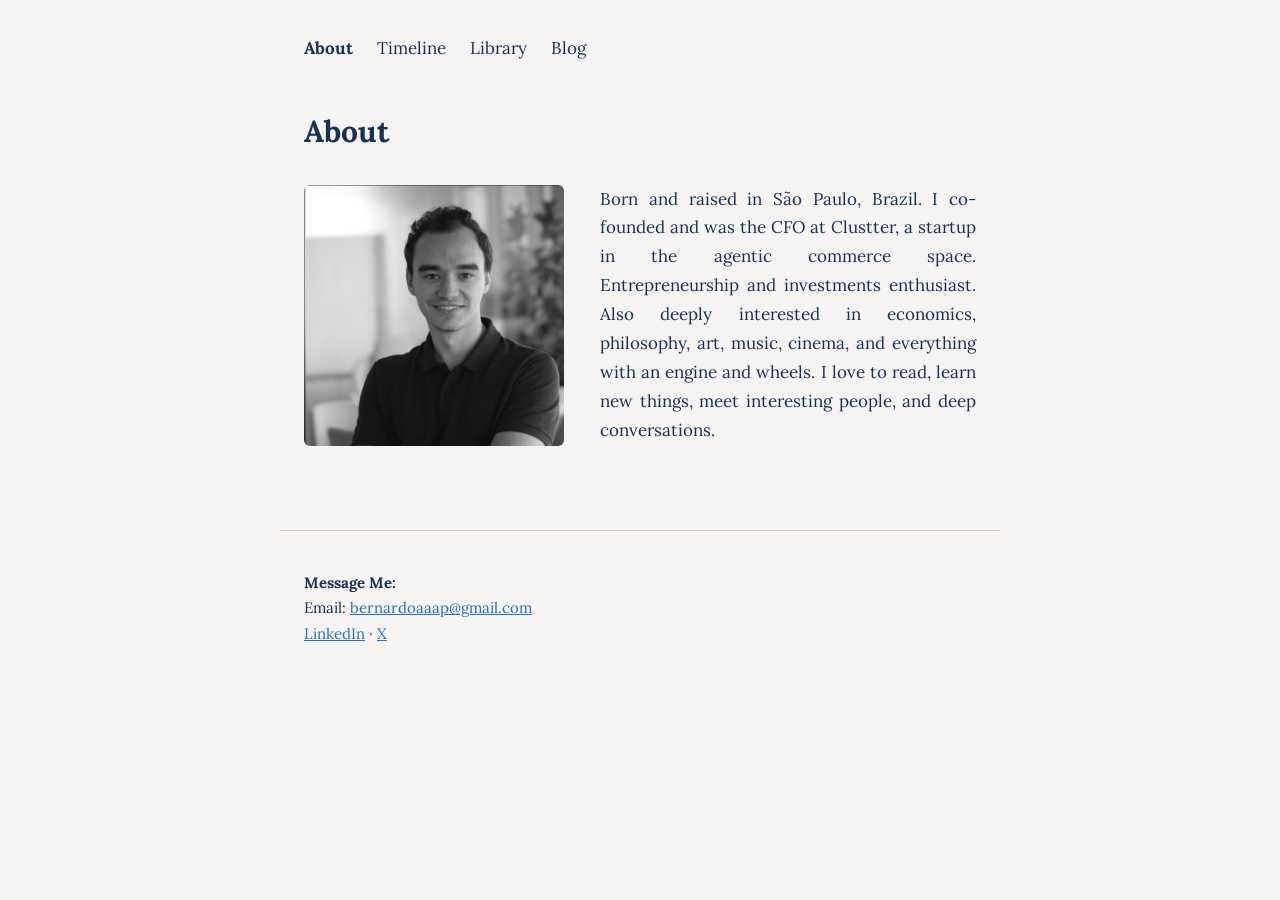
<file: index.html>
<!DOCTYPE html>
<html lang="en">
<head>
<meta charset="UTF-8">
<meta name="viewport" content="width=device-width, initial-scale=1">
<title>About — Bernardo Almeida</title>
<link rel="preconnect" href="https://fonts.googleapis.com">
<link rel="preconnect" href="https://fonts.gstatic.com" crossorigin>
<link href="https://fonts.googleapis.com/css2?family=Lora:ital,wght@0,400;0,600;0,700;1,400&display=swap" rel="stylesheet">
<link rel="stylesheet" href="style.css">
</head>
<body>
<nav>
  <ul>
    <li><a href="index.html" class="current">About</a></li>
    <li><a href="timeline.html">Timeline</a></li>
    <li><a href="bio.html">Library</a></li>
    <li><a href="blog.html">Blog</a></li>
  </ul>
</nav>
<main>
  <h1>About</h1>

  <div class="about-layout">
    <img src="images/profile.jpg" alt="Bernardo Almeida" class="profile-photo">
    <p class="about-text">Born and raised in São Paulo, Brazil. I co-founded and was the CFO at Clustter, a startup in the agentic commerce space. Entrepreneurship and investments enthusiast. Also deeply interested in economics, philosophy, art, music, cinema, and everything with an engine and wheels. I love to read, learn new things, meet interesting people, and deep conversations.</p>
  </div>
</main>
<footer>
  <p><strong>Message Me:</strong><br>
  Email: <a href="mailto:bernardoaaap@gmail.com">bernardoaaap@gmail.com</a><br>
  <a href="https://www.linkedin.com/in/bernardo-almeida-952a02128/" target="_blank" rel="noopener">LinkedIn</a> ·
  <a href="https://x.com/Bernardoaaap" target="_blank" rel="noopener">X</a></p>
</footer>
</body>
</html>
</file>
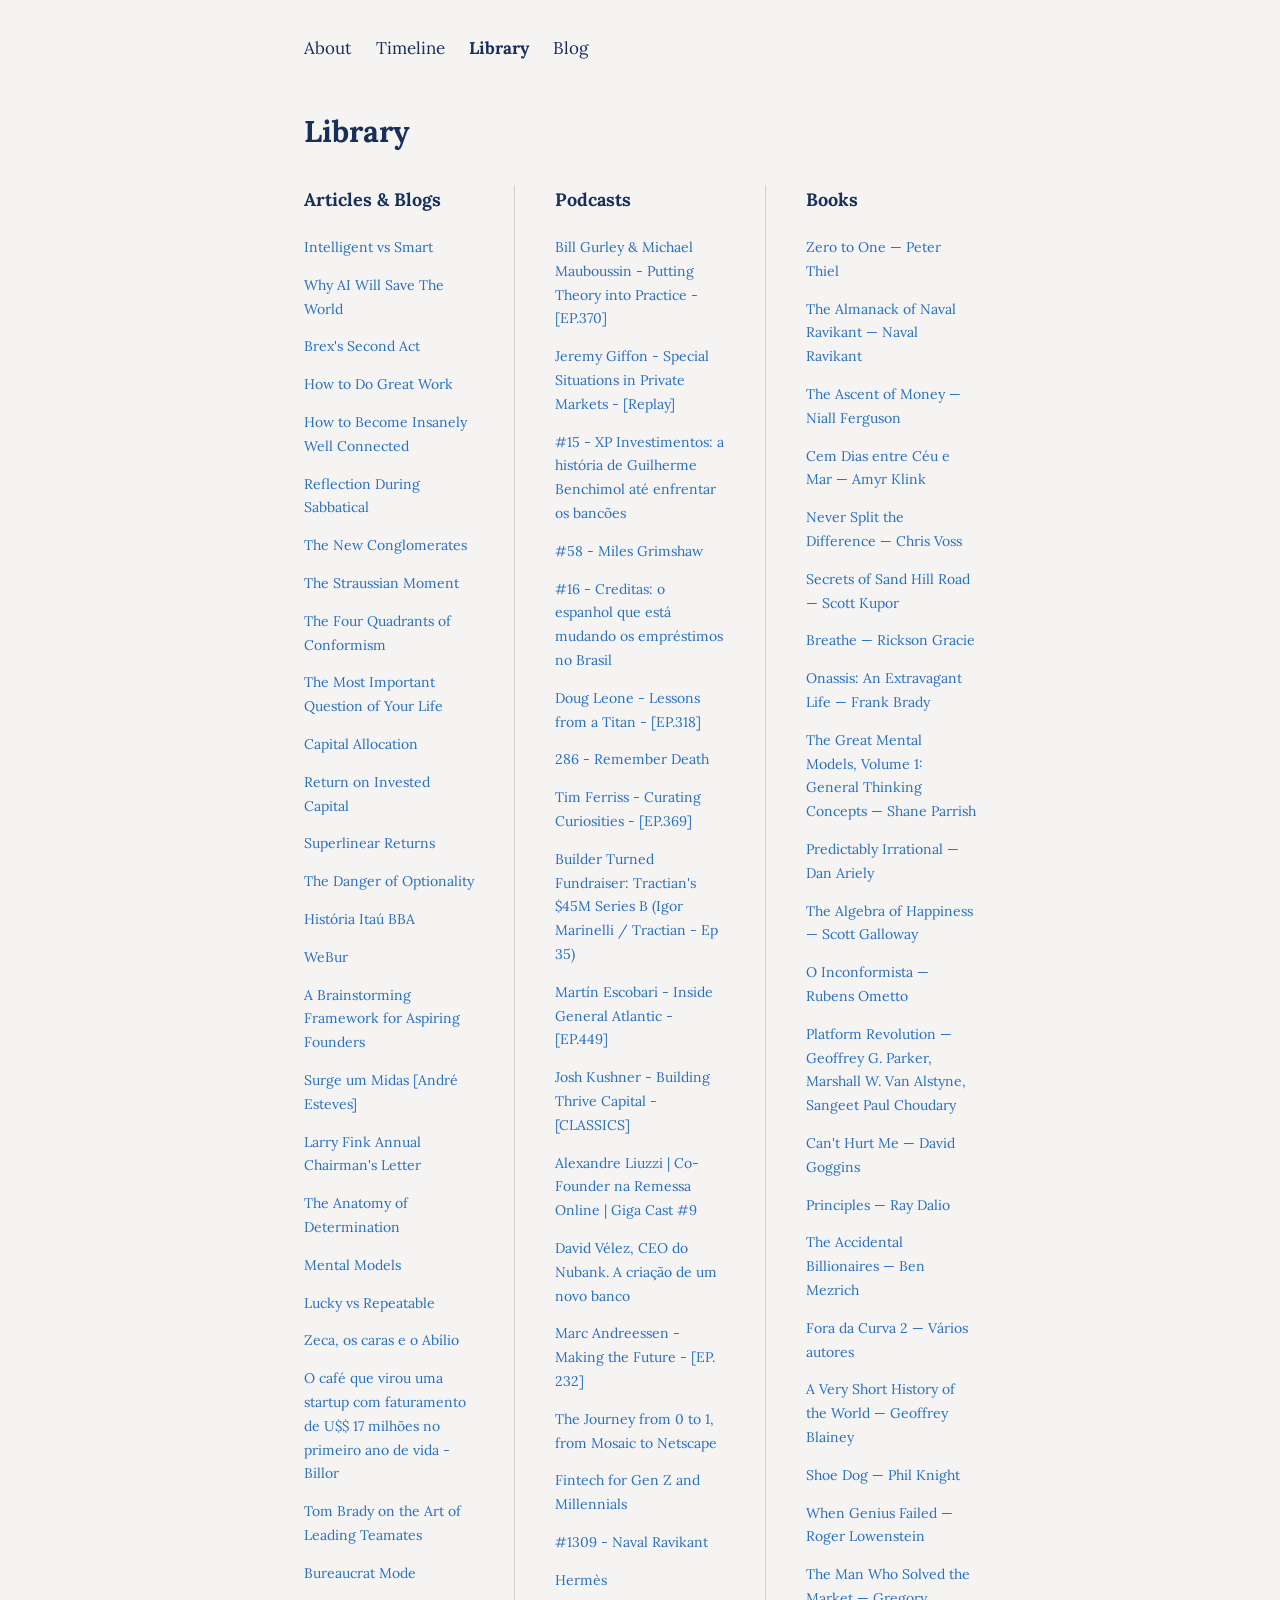
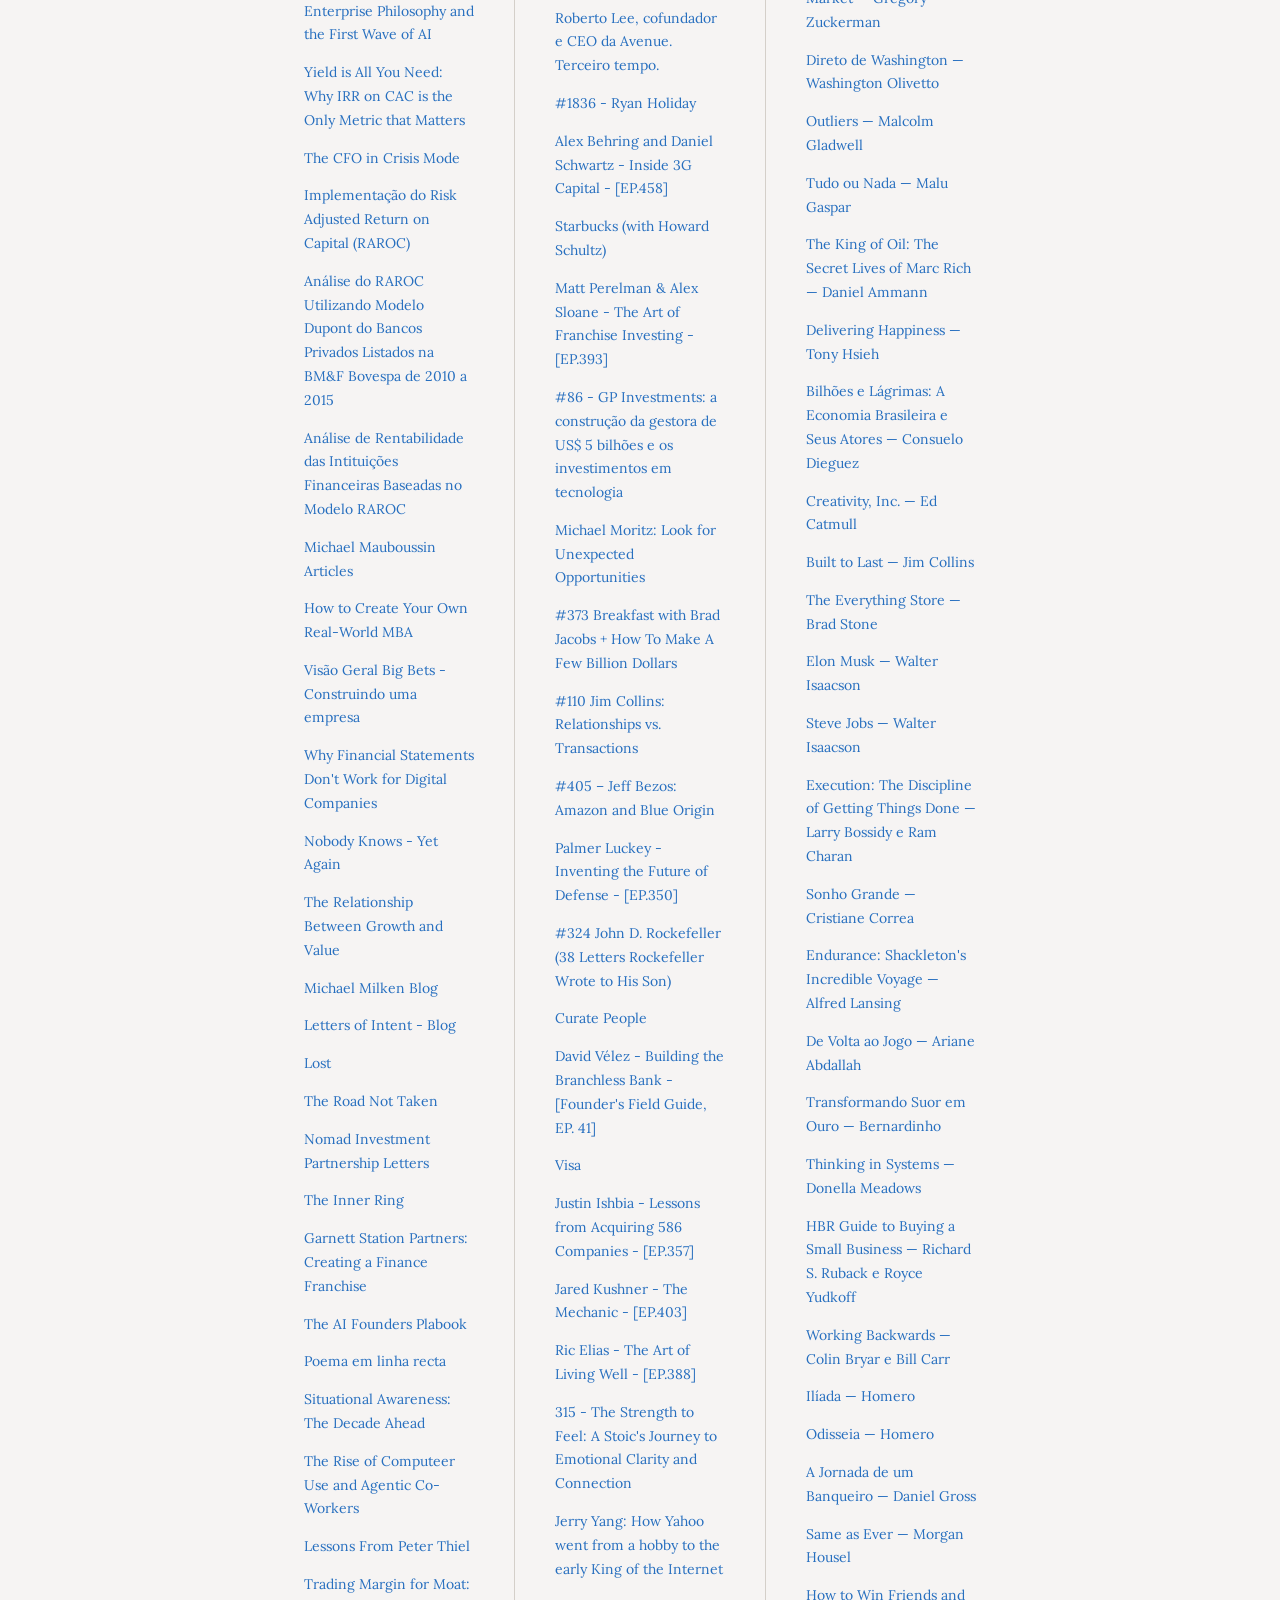
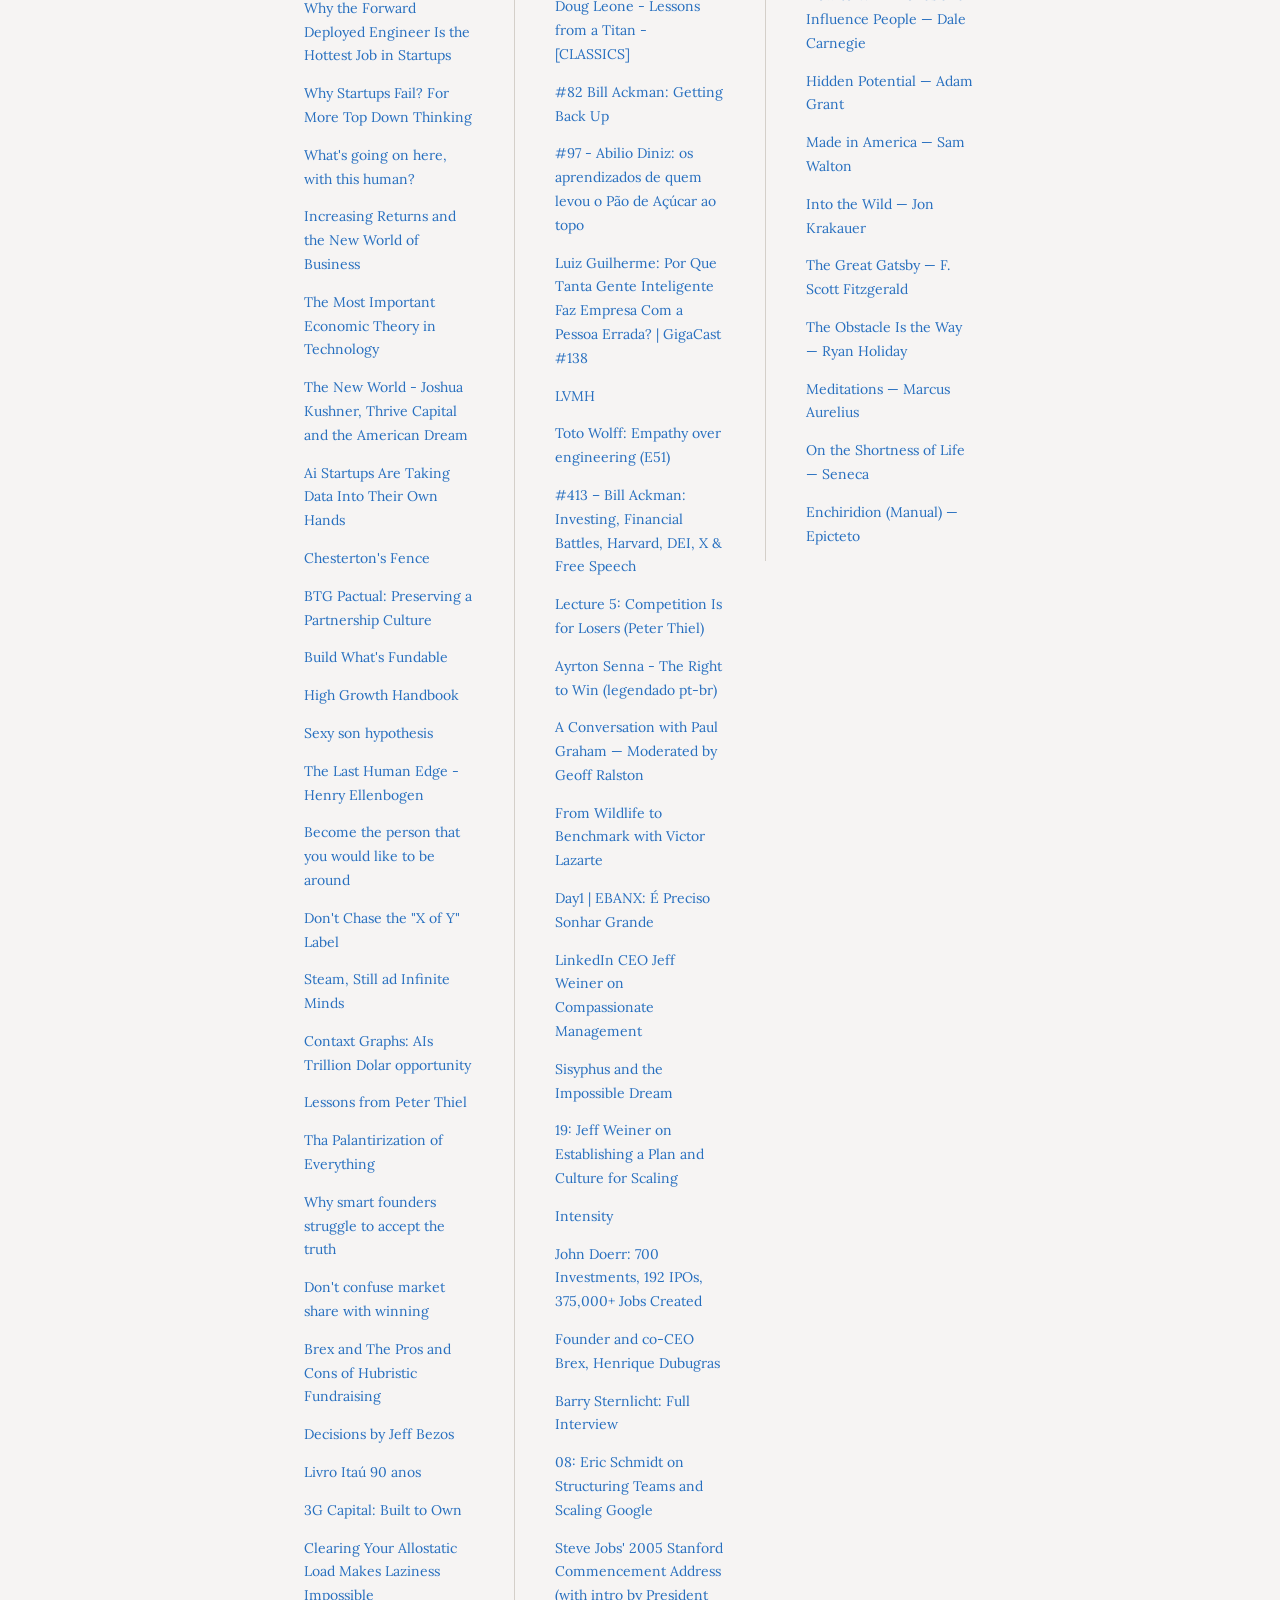
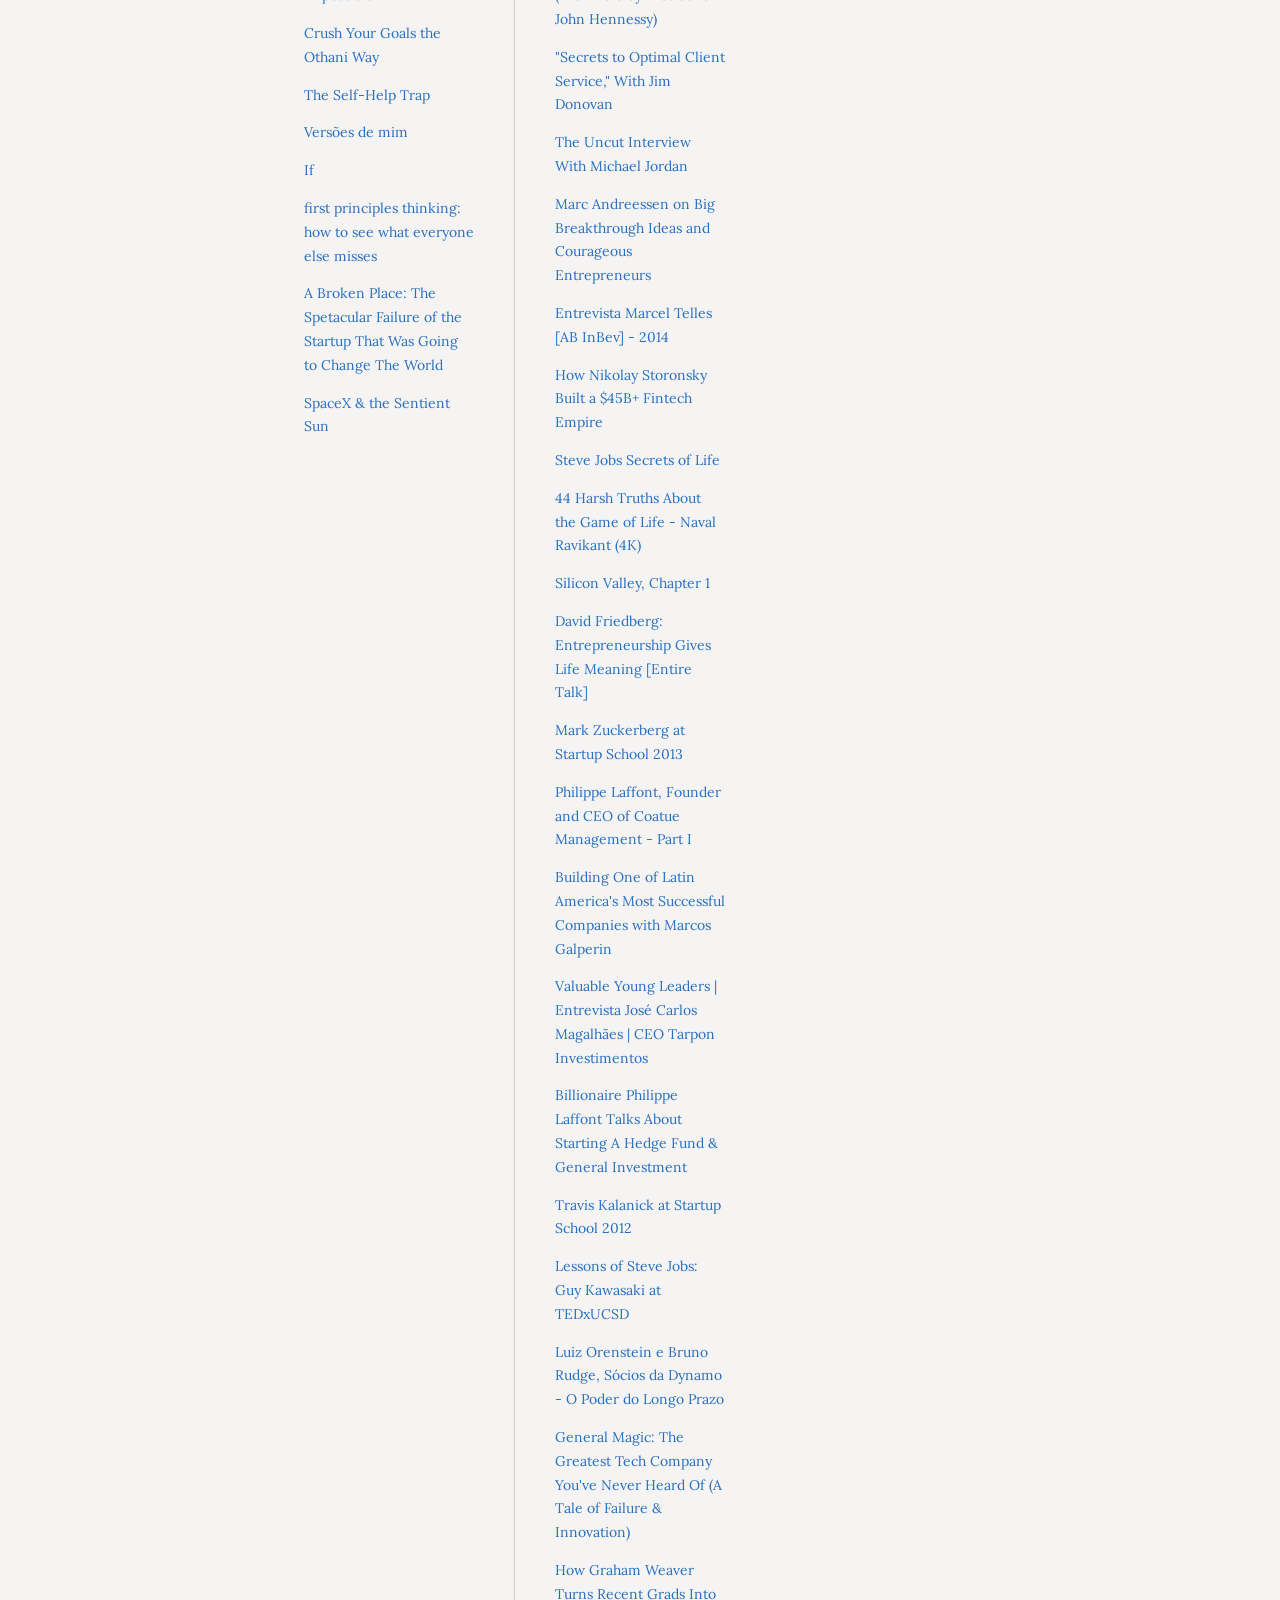
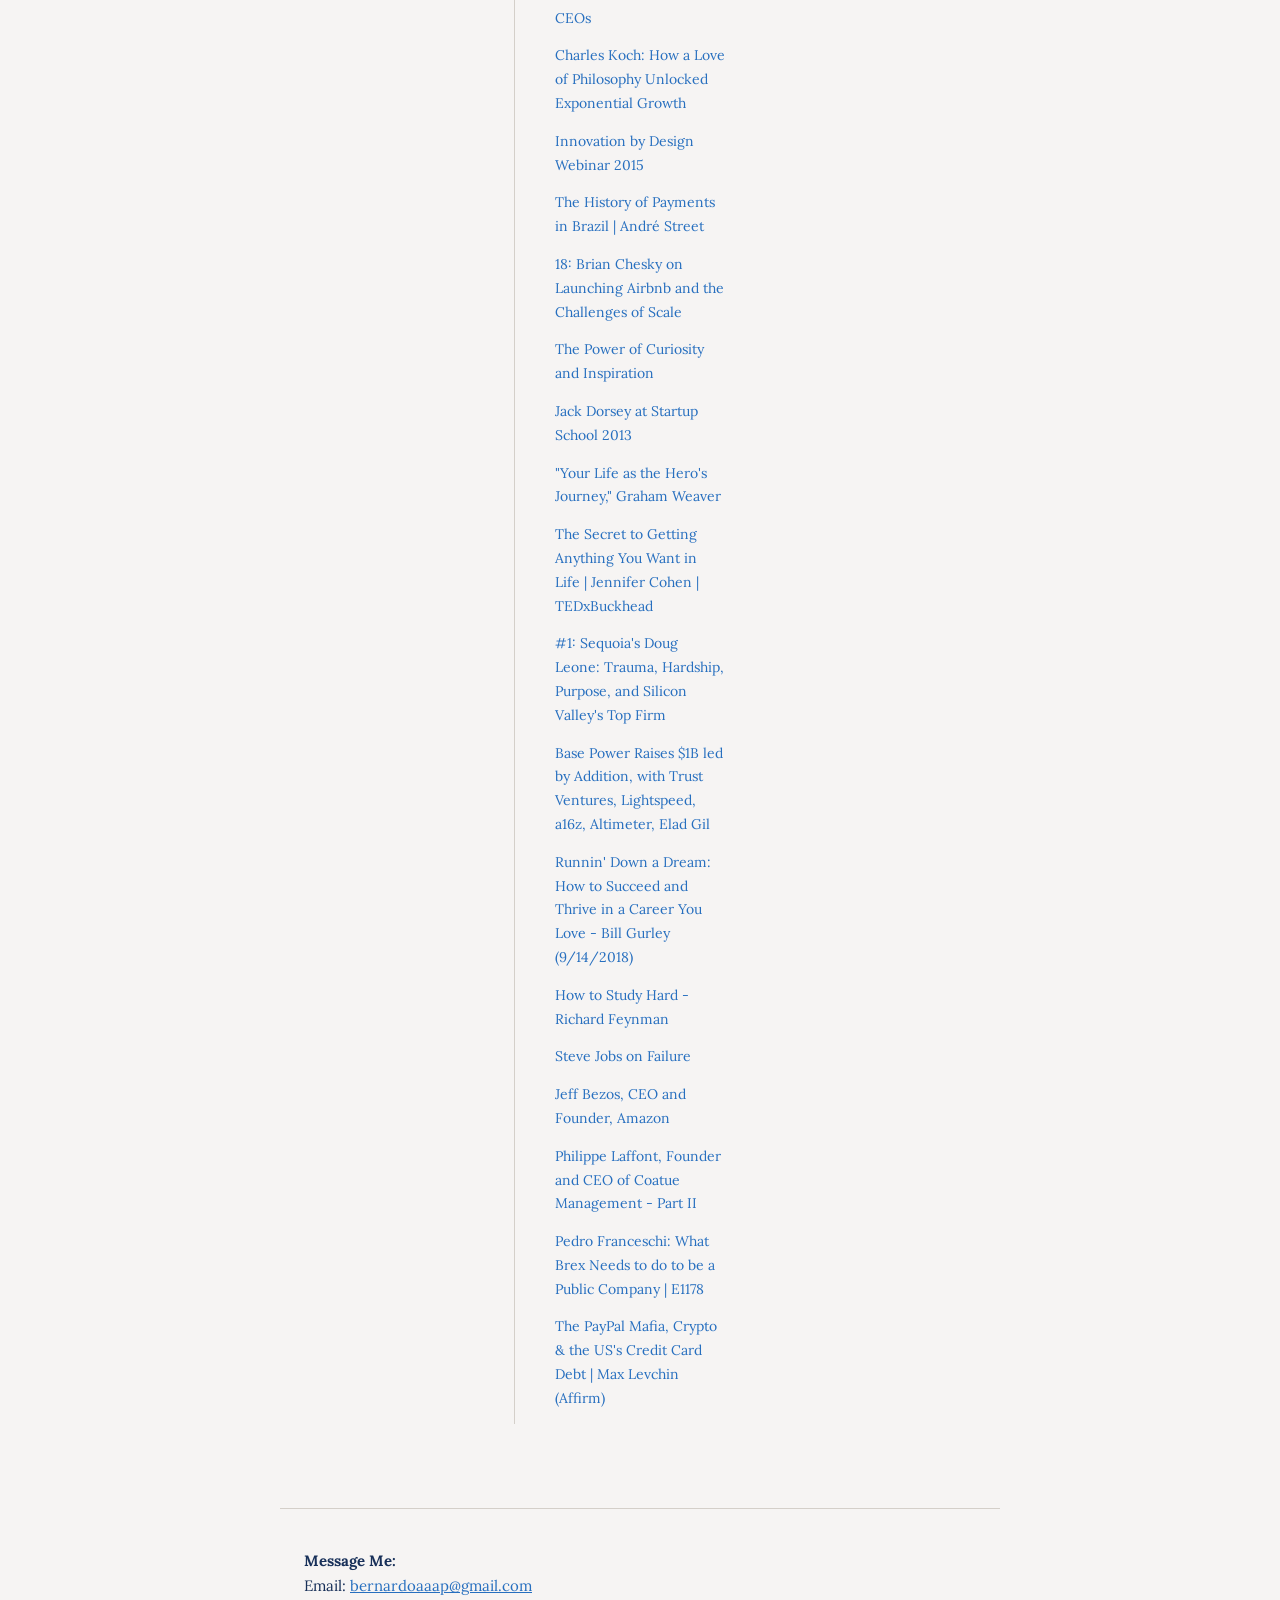
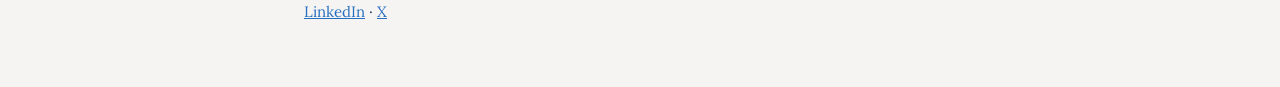
<file: bio.html>
<!DOCTYPE html>
<html lang="en">
<head>
<meta charset="UTF-8">
<meta name="viewport" content="width=device-width, initial-scale=1">
<title>Library — Bernardo Almeida</title>
<link rel="preconnect" href="https://fonts.googleapis.com">
<link rel="preconnect" href="https://fonts.gstatic.com" crossorigin>
<link href="https://fonts.googleapis.com/css2?family=Lora:ital,wght@0,400;0,600;0,700;1,400&display=swap" rel="stylesheet">
<link rel="stylesheet" href="style.css">
</head>
<body>
<nav>
  <ul>
    <li><a href="index.html">About</a></li>
    <li><a href="timeline.html">Timeline</a></li>
    <li><a href="bio.html" class="current">Library</a></li>
    <li><a href="blog.html">Blog</a></li>
  </ul>
</nav>
<main>
  <h1>Library</h1>

  <div class="bio-columns">

    <div class="bio-col">
      <h2>Articles &amp; Blogs</h2>
      <ul class="bio-list">
        <li><a href="https://collabfund.com/blog/intelligent-vs-smart/" target="_blank" rel="noopener">Intelligent vs Smart</a></li>
        <li><a href="https://a16z.com/2023/06/06/ai-will-save-the-world/" target="_blank" rel="noopener">Why AI Will Save The World</a></li>
        <li><a href="https://thegeneralist.substack.com/p/brex?utm_source=substack&utm_medium=email" target="_blank" rel="noopener">Brex's Second Act</a></li>
        <li><a href="http://www.paulgraham.com/greatwork.html" target="_blank" rel="noopener">How to Do Great Work</a></li>
        <li><a href="https://review.firstround.com/how-to-become-insanely-well-connected" target="_blank" rel="noopener">How to Become Insanely Well Connected</a></li>
        <li><a href="https://paulopassoni.substack.com/p/coming-soon" target="_blank" rel="noopener">Reflection During Sabbatical</a></li>
        <li><a href="https://www.netinterest.co/p/the-new-conglomerates" target="_blank" rel="noopener">The New Conglomerates</a></li>
        <li><a href="https://gwern.net/doc/politics/2007-thiel.pdf" target="_blank" rel="noopener">The Straussian Moment</a></li>
        <li><a href="http://www.paulgraham.com/conformism.html" target="_blank" rel="noopener">The Four Quadrants of Conformism</a></li>
        <li><a href="https://markmanson.net/question" target="_blank" rel="noopener">The Most Important Question of Your Life</a></li>
        <li><a href="https://www.morganstanley.com/im/publication/insights/articles/article_capitalallocation.pdf" target="_blank" rel="noopener">Capital Allocation</a></li>
        <li><a href="https://www.morganstanley.com/im/publication/insights/articles/article_returnoninvestedcapital.pdf" target="_blank" rel="noopener">Return on Invested Capital</a></li>
        <li><a href="http://www.paulgraham.com/superlinear.html" target="_blank" rel="noopener">Superlinear Returns</a></li>
        <li><a href="https://twitter.com/RomeenSheth/status/1651386728337244165/photo/1" target="_blank" rel="noopener">The Danger of Optionality</a></li>
        <li><a href="https://vimeo.com/809770763" target="_blank" rel="noopener">História Itaú BBA</a></li>
        <li><a href="https://www.profgalloway.com/webur/" target="_blank" rel="noopener">WeBur</a></li>
        <li><a href="https://www.bvp.com/atlas/a-brainstorming-framework-for-aspiring-founders" target="_blank" rel="noopener">A Brainstorming Framework for Aspiring Founders</a></li>
        <li><a href="https://istoedinheiro.com.br/surge-um-midas/" target="_blank" rel="noopener">Surge um Midas [André Esteves]</a></li>
        <li><a href="https://www.blackrock.com/corporate/investor-relations/larry-fink-annual-chairmans-letter" target="_blank" rel="noopener">Larry Fink Annual Chairman's Letter</a></li>
        <li><a href="https://www.paulgraham.com/determination.html" target="_blank" rel="noopener">The Anatomy of Determination</a></li>
        <li><a href="https://fs.blog/mental-models/" target="_blank" rel="noopener">Mental Models</a></li>
        <li><a href="https://collabfund.com/blog/lucky-vs-repeatable/" target="_blank" rel="noopener">Lucky vs Repeatable</a></li>
        <li><a href="https://epocanegocios.globo.com/Informacao/Visao/noticia/2013/08/o-zeca-os-caras-e-o-abilio.html" target="_blank" rel="noopener">Zeca, os caras e o Abílio</a></li>
        <li><a href="https://exame.com/negocios/o-cafe-que-virou-uma-startup-com-faturamento-de-u-17-milhoes-no-primeiro-ano-de-vida/" target="_blank" rel="noopener">O café que virou uma startup com faturamento de U$$ 17 milhões no primeiro ano de vida - Billor</a></li>
        <li><a href="https://hbr.org/2024/09/tom-brady-on-the-art-of-leading-teammates" target="_blank" rel="noopener">Tom Brady on the Art of Leading Teamates</a></li>
        <li><a href="https://andrewchen.substack.com/p/bureaucrat-mode" target="_blank" rel="noopener">Bureaucrat Mode</a></li>
        <li><a href="https://stratechery.com/2024/enterprise-philosophy-and-the-first-wave-of-ai/" target="_blank" rel="noopener">Enterprise Philosophy and the First Wave of AI</a></li>
        <li><a href="https://www.linkedin.com/pulse/yield-all-you-need-why-irr-cac-only-metric-matters-harry-elliott-m6yuc?utm_source=share&utm_medium=member_ios&utm_campaign=share_via" target="_blank" rel="noopener">Yield is All You Need: Why IRR on CAC is the Only Metric that Matters</a></li>
        <li><a href="https://a16z.com/the-cfo-in-crisis-mode-modern-times-call-for-new-tools/" target="_blank" rel="noopener">The CFO in Crisis Mode</a></li>
        <li><a href="https://repositorio.iscte-iul.pt/handle/10071/3034" target="_blank" rel="noopener">Implementação do Risk Adjusted Return on Capital (RAROC)</a></li>
        <li><a href="https://repositorio.pucsp.br/bitstream/handle/20167/2/Jos%c3%a9%20do%20Socorro%20Assis.pdf" target="_blank" rel="noopener">Análise do RAROC Utilizando Modelo Dupont do Bancos Privados Listados na BM&amp;F Bovespa de 2010 a 2015</a></li>
        <li><a href="https://conferencias.unb.br/index.php/ccgunb/ccgunb3/paper/download/6096/1617" target="_blank" rel="noopener">Análise de Rentabilidade das Intituições Financeiras Baseadas no Modelo RAROC</a></li>
        <li><a href="https://www.morganstanley.com/im/en-us/individual-investor/insights/series/consilient-observer.html" target="_blank" rel="noopener">Michael Mauboussin Articles</a></li>
        <li><a href="https://tim.blog/2010/06/28/mba/" target="_blank" rel="noopener">How to Create Your Own Real-World MBA</a></li>
        <li><a href="https://docs.google.com/document/d/1J3nPCXgJqXqZGTuT9SUC0AWNwdrr0l_QxTfarM4cJNU/edit?tab=t.0" target="_blank" rel="noopener">Visão Geral Big Bets - Construindo uma empresa</a></li>
        <li><a href="https://hbr.org/2018/02/why-financial-statements-dont-work-for-digital-companies" target="_blank" rel="noopener">Why Financial Statements Don't Work for Digital Companies</a></li>
        <li><a href="https://www.oaktreecapital.com/insights/memo/nobody-knows-yet-again" target="_blank" rel="noopener">Nobody Knows - Yet Again</a></li>
        <li><a href="https://docs.google.com/document/d/1WHqmaogR5PgVSfJbm2p_gNPZcvuKa8JdBWkrENYLR1k/edit?tab=t.0" target="_blank" rel="noopener">The Relationship Between Growth and Value</a></li>
        <li><a href="https://mikemilken.com/myths.taf" target="_blank" rel="noopener">Michael Milken Blog</a></li>
        <li><a href="https://www.lettersofintent.com/dealmaking-canon" target="_blank" rel="noopener">Letters of Intent - Blog</a></li>
        <li><a href="https://www.poetryfoundation.org/poetrymagazine/browse?volume=118&issue=4&page=35" target="_blank" rel="noopener">Lost</a></li>
        <li><a href="https://www.poetryfoundation.org/poems/44272/the-road-not-taken" target="_blank" rel="noopener">The Road Not Taken</a></li>
        <li><a href="https://igyfoundation.org.uk/wp-content/uploads/2021/03/Full_Collection_Nomad_Letters_.pdf" target="_blank" rel="noopener">Nomad Investment Partnership Letters</a></li>
        <li><a href="https://www.lewissociety.org/innerring/" target="_blank" rel="noopener">The Inner Ring</a></li>
        <li><a href="https://joincolossus.com/article/garnett-station-partners/" target="_blank" rel="noopener">Garnett Station Partners: Creating a Finance Franchise</a></li>
        <li><a href="https://www.productmarketfit.tech/p/the-ai-founders-playbook" target="_blank" rel="noopener">The AI Founders Plabook</a></li>
        <li><a href="http://arquivopessoa.net/textos/2224" target="_blank" rel="noopener">Poema em linha recta</a></li>
        <li><a href="https://situational-awareness.ai/" target="_blank" rel="noopener">Situational Awareness: The Decade Ahead</a></li>
        <li><a href="https://a16z.com/the-rise-of-computer-use-and-agentic-coworkers/" target="_blank" rel="noopener">The Rise of Computeer Use and Agentic Co-Workers</a></li>
        <li><a href="https://www.8vc.com/resources/lessons-from-peter-thiel" target="_blank" rel="noopener">Lessons From Peter Thiel</a></li>
        <li><a href="https://a16z.com/services-led-growth/" target="_blank" rel="noopener">Trading Margin for Moat: Why the Forward Deployed Engineer Is the Hottest Job in Startups</a></li>
        <li><a href="https://substack.kikohimself.com/p/why-startups-fail-for-more-top-down" target="_blank" rel="noopener">Why Startups Fail? For More Top Down Thinking</a></li>
        <li><a href="https://grahamduncan.blog/whats-going-on-here/" target="_blank" rel="noopener">What's going on here, with this human?</a></li>
        <li><a href="https://uol.de/f/2/dept/wire/fachgebiete/entrepreneur/download/Artikel_Internetoekonomie/Arthur_Increasing_Returns.pdf" target="_blank" rel="noopener">Increasing Returns and the New World of Business</a></li>
        <li><a href="https://www.fastcompany.com/3064681/most-important-economic-theory-in-technology-brian-arthur" target="_blank" rel="noopener">The Most Important Economic Theory in Technology</a></li>
        <li><a href="https://joincolossus.com/article/joshua-kushner-thrive-new-world/" target="_blank" rel="noopener">The New World - Joshua Kushner, Thrive Capital and the American Dream</a></li>
        <li><a href="https://techcrunch.com/2025/10/16/why-ai-startups-are-taking-data-into-their-own-hands/" target="_blank" rel="noopener">Ai Startups Are Taking Data Into Their Own Hands</a></li>
        <li><a href="https://fs.blog/chestertons-fence/" target="_blank" rel="noopener">Chesterton's Fence</a></li>
        <li><a href="https://www.hbs.edu/faculty/Pages/item.aspx?num=44199" target="_blank" rel="noopener">BTG Pactual: Preserving a Partnership Culture</a></li>
        <li><a href="https://investing101.substack.com/p/build-whats-fundable?r=1d4vdy&utm_medium=ios&triedRedirect=true" target="_blank" rel="noopener">Build What's Fundable</a></li>
        <li><a href="https://growth.eladgil.com/book/introduction/welcome-to-the-high-growth-handbook/" target="_blank" rel="noopener">High Growth Handbook</a></li>
        <li><a href="https://en.wikipedia.org/wiki/Sexy_son_hypothesis" target="_blank" rel="noopener">Sexy son hypothesis</a></li>
        <li><a href="https://joincolossus.com/article/henry-ellenbogen-last-human-edge/" target="_blank" rel="noopener">The Last Human Edge - Henry Ellenbogen</a></li>
        <li><a href="https://hasifff.substack.com/p/become-the-person-that-you-would?utm_source=share&utm_medium=android&r=5r7sos&triedRedirect=true" target="_blank" rel="noopener">Become the person that you would like to be around</a></li>
        <li><a href="https://www.fastcompany.com/91446074/dont-chase-the-x-of-y-label" target="_blank" rel="noopener">Don't Chase the "X of Y" Label</a></li>
        <li><a href="https://x.com/ivanhzhao/status/2003192654545539400?s=20" target="_blank" rel="noopener">Steam, Still ad Infinite Minds</a></li>
        <li><a href="https://foundationcapital.com/context-graphs-ais-trillion-dollar-opportunity/" target="_blank" rel="noopener">Contaxt Graphs: AIs Trillion Dolar opportunity</a></li>
        <li><a href="https://joelonsdale.com/lessons-peter-thiel/" target="_blank" rel="noopener">Lessons from Peter Thiel</a></li>
        <li><a href="https://www.a16z.news/p/the-palantirization-of-everything" target="_blank" rel="noopener">Tha Palantirization of Everything</a></li>
        <li><a href="https://x.com/vaibhavbetter/article/2012776420381176055" target="_blank" rel="noopener">Why smart founders struggle to accept the truth</a></li>
        <li><a href="https://x.com/Alfred_Lin/article/2013983916328378517" target="_blank" rel="noopener">Don't confuse market share with winning</a></li>
        <li><a href="https://x.com/jasonlk/status/2014745189794144420" target="_blank" rel="noopener">Brex and The Pros and Cons of Hubristic Fundraising</a></li>
        <li><a href="https://www.founderstribune.org/p/decisions-by-jeff-bezos" target="_blank" rel="noopener">Decisions by Jeff Bezos</a></li>
        <li><a href="http://www.itauunibanco90anos.com.br/90/o-livro.htm" target="_blank" rel="noopener">Livro Itaú 90 anos</a></li>
        <li><a href="https://colossus.com/article/3g-capital-built-to-own/" target="_blank" rel="noopener">3G Capital: Built to Own</a></li>
        <li><a href="https://x.com/RianSweetDoris/status/2019833629233324539?s=20" target="_blank" rel="noopener">Clearing Your Allostatic Load Makes Laziness Impossible</a></li>
        <li><a href="https://news.harvard.edu/gazette/story/2026/02/crush-your-goals-the-ohtani-way/" target="_blank" rel="noopener">Crush Your Goals the Othani Way</a></li>
        <li><a href="https://tim.blog/2026/03/04/the-self-help-trap/" target="_blank" rel="noopener">The Self-Help Trap</a></li>
        <li><a href="https://espiritualidades.com.br/mensagens/msgs/Versoes_de_mim.htm" target="_blank" rel="noopener">Versões de mim</a></li>
        <li><a href="https://www.poetryfoundation.org/poems/46473/if---" target="_blank" rel="noopener">If</a></li>
        <li><a href="https://x.com/jaynitx/status/2052734499319091384" target="_blank" rel="noopener">first principles thinking: how to see what everyone else misses</a></li>
        <li><a href="https://www.fastcompany.com/3028159/a-broken-place-better-place" target="_blank" rel="noopener">A Broken Place: The Spetacular Failure of the Startup That Was Going to Change The World</a></li>
        <li><a href="https://x.com/pmarca/status/2066523671456579828" target="_blank" rel="noopener">SpaceX &amp; the Sentient Sun</a></li>
      </ul>
    </div>

    <div class="bio-col">
      <h2>Podcasts</h2>
      <ul class="bio-list">
        <li><a href="https://open.spotify.com/episode/05lIHHETDdp8dSvzjl8Q55" target="_blank" rel="noopener">Bill Gurley &amp; Michael Mauboussin - Putting Theory into Practice - [EP.370]</a></li>
        <li><a href="https://open.spotify.com/episode/0UzaRXmWRP78ak6uZwrjYy" target="_blank" rel="noopener">Jeremy Giffon - Special Situations in Private Markets - [Replay]</a></li>
        <li><a href="https://open.spotify.com/episode/1959ZAfDSXd3MZ9irv9ZU1" target="_blank" rel="noopener">#15 - XP Investimentos: a história de Guilherme Benchimol até enfrentar os bancões</a></li>
        <li><a href="https://open.spotify.com/episode/1c5m2EkjInc4EPjIzcaWPE" target="_blank" rel="noopener">#58 - Miles Grimshaw</a></li>
        <li><a href="https://open.spotify.com/episode/1Coz4kh3BUkm6OtqyS4bB1" target="_blank" rel="noopener">#16 - Creditas: o espanhol que está mudando os empréstimos no Brasil</a></li>
        <li><a href="https://open.spotify.com/episode/1drc5vABbnRAEaLSjgowkd" target="_blank" rel="noopener">Doug Leone - Lessons from a Titan - [EP.318]</a></li>
        <li><a href="https://open.spotify.com/episode/1hcLPFTuMCb3hfd8vIuvUW" target="_blank" rel="noopener">286 - Remember Death</a></li>
        <li><a href="https://open.spotify.com/episode/1LjvZFc4aRw84DXmZdgklB" target="_blank" rel="noopener">Tim Ferriss - Curating Curiosities - [EP.369]</a></li>
        <li><a href="https://open.spotify.com/episode/1McD8NAeAS2p4AOmRgNY5q" target="_blank" rel="noopener">Builder Turned Fundraiser: Tractian's $45M Series B (Igor Marinelli / Tractian - Ep 35)</a></li>
        <li><a href="https://open.spotify.com/episode/1rLt4oo9LsZJlKZmwJ13Pu" target="_blank" rel="noopener">Martín Escobari - Inside General Atlantic - [EP.449]</a></li>
        <li><a href="https://open.spotify.com/episode/2GouXKS6U26NyptFZNhgti" target="_blank" rel="noopener">Josh Kushner - Building Thrive Capital - [CLASSICS]</a></li>
        <li><a href="https://open.spotify.com/episode/2McbVUn2JbUMmmdCdW1yt1" target="_blank" rel="noopener">Alexandre Liuzzi | Co-Founder na Remessa Online | Giga Cast #9</a></li>
        <li><a href="https://open.spotify.com/episode/2NWAtXlx73tuW6xz0MiKlj" target="_blank" rel="noopener">David Vélez, CEO do Nubank. A criação de um novo banco</a></li>
        <li><a href="https://open.spotify.com/episode/2uRUg7HPsK8oeLdnhPNCdg" target="_blank" rel="noopener">Marc Andreessen - Making the Future - [EP. 232]</a></li>
        <li><a href="https://open.spotify.com/episode/35dbVliKUfbhkpelXfH2Nl" target="_blank" rel="noopener">The Journey from 0 to 1, from Mosaic to Netscape</a></li>
        <li><a href="https://open.spotify.com/episode/38Lm8eYXImgTj9vSQdhclp" target="_blank" rel="noopener">Fintech for Gen Z and Millennials</a></li>
        <li><a href="https://open.spotify.com/episode/3ijkVfaht5kcFPvHcCbYYD" target="_blank" rel="noopener">#1309 - Naval Ravikant</a></li>
        <li><a href="https://open.spotify.com/episode/3JnXyI5G7umpVWijAvoL36" target="_blank" rel="noopener">Hermès</a></li>
        <li><a href="https://open.spotify.com/episode/3tcu509lDgtjA2m9AkIaFp" target="_blank" rel="noopener">Roberto Lee, cofundador e CEO da Avenue. Terceiro tempo.</a></li>
        <li><a href="https://open.spotify.com/episode/3VbGyix7GOozgg8sry2Tmr" target="_blank" rel="noopener">#1836 - Ryan Holiday</a></li>
        <li><a href="https://open.spotify.com/episode/3XqnZ2thRrQiImSn47BOw7" target="_blank" rel="noopener">Alex Behring and Daniel Schwartz - Inside 3G Capital - [EP.458]</a></li>
        <li><a href="https://open.spotify.com/episode/4c0HfHEdkcaHLXyyM5KFAF" target="_blank" rel="noopener">Starbucks (with Howard Schultz)</a></li>
        <li><a href="https://open.spotify.com/episode/4ICJMrm68vpAra6CdGzMjd" target="_blank" rel="noopener">Matt Perelman &amp; Alex Sloane - The Art of Franchise Investing - [EP.393]</a></li>
        <li><a href="https://open.spotify.com/episode/4R4RPz5rylM66QYj52V3mk" target="_blank" rel="noopener">#86 - GP Investments: a construção da gestora de US$ 5 bilhões e os investimentos em tecnologia</a></li>
        <li><a href="https://open.spotify.com/episode/4t16rlUkgc4JtG3HxLxyig" target="_blank" rel="noopener">Michael Moritz: Look for Unexpected Opportunities</a></li>
        <li><a href="https://open.spotify.com/episode/4ttOqoLrk2vIsFODETfYRA" target="_blank" rel="noopener">#373 Breakfast with Brad Jacobs + How To Make A Few Billion Dollars</a></li>
        <li><a href="https://open.spotify.com/episode/4tyaenXO151IVFKo6m1CnD" target="_blank" rel="noopener">#110 Jim Collins: Relationships vs. Transactions</a></li>
        <li><a href="https://open.spotify.com/episode/5D4rToJ6IW2JsilsvuKeA1" target="_blank" rel="noopener">#405 – Jeff Bezos: Amazon and Blue Origin</a></li>
        <li><a href="https://open.spotify.com/episode/5I7Ue6hICwZWnI3ggtgaMY" target="_blank" rel="noopener">Palmer Luckey - Inventing the Future of Defense - [EP.350]</a></li>
        <li><a href="https://open.spotify.com/episode/5Mdq3qWxOSszwqWXMm5J3v" target="_blank" rel="noopener">#324 John D. Rockefeller (38 Letters Rockefeller Wrote to His Son)</a></li>
        <li><a href="https://open.spotify.com/episode/5musNafcp6Qc7GdMlPkNmB" target="_blank" rel="noopener">Curate People</a></li>
        <li><a href="https://open.spotify.com/episode/5xeFdH5EYKx48ZEU0cSglU" target="_blank" rel="noopener">David Vélez - Building the Branchless Bank - [Founder's Field Guide, EP. 41]</a></li>
        <li><a href="https://open.spotify.com/episode/6DHmmmJX2ATX6MTBEuwbFa" target="_blank" rel="noopener">Visa</a></li>
        <li><a href="https://open.spotify.com/episode/6p3Ybd2kOfHXcuwdIJzYgU" target="_blank" rel="noopener">Justin Ishbia - Lessons from Acquiring 586 Companies - [EP.357]</a></li>
        <li><a href="https://open.spotify.com/episode/6PmvhvcBIiVcAJVEjBYJTJ" target="_blank" rel="noopener">Jared Kushner - The Mechanic - [EP.403]</a></li>
        <li><a href="https://open.spotify.com/episode/6r8F78vQadeknvdHeiA7fJ" target="_blank" rel="noopener">Ric Elias - The Art of Living Well - [EP.388]</a></li>
        <li><a href="https://open.spotify.com/episode/6rRRGzqlWm0mwXflW5Tv9K" target="_blank" rel="noopener">315 - The Strength to Feel: A Stoic's Journey to Emotional Clarity and Connection</a></li>
        <li><a href="https://open.spotify.com/episode/6WsejYJ6pbfE6ueSKyhIcU" target="_blank" rel="noopener">Jerry Yang: How Yahoo went from a hobby to the early King of the Internet</a></li>
        <li><a href="https://open.spotify.com/episode/6ZVKpzQ0uY35LeLyZOc45i" target="_blank" rel="noopener">Doug Leone - Lessons from a Titan - [CLASSICS]</a></li>
        <li><a href="https://open.spotify.com/episode/7efKjZT74ekz5bAxFoFu5P" target="_blank" rel="noopener">#82 Bill Ackman: Getting Back Up</a></li>
        <li><a href="https://open.spotify.com/episode/7EJIf5evZzfP8PZAuzT6cj" target="_blank" rel="noopener">#97 - Abilio Diniz: os aprendizados de quem levou o Pão de Açúcar ao topo</a></li>
        <li><a href="https://open.spotify.com/episode/7EtfTvdwapWoEW8Hy2tKjM" target="_blank" rel="noopener">Luiz Guilherme: Por Que Tanta Gente Inteligente Faz Empresa Com a Pessoa Errada? | GigaCast #138</a></li>
        <li><a href="https://open.spotify.com/episode/7lMY1C8AMFinpVMTgAH9D9" target="_blank" rel="noopener">LVMH</a></li>
        <li><a href="https://open.spotify.com/episode/7nH8ampaqwQ9xZDRvBElUJ" target="_blank" rel="noopener">Toto Wolff: Empathy over engineering (E51)</a></li>
        <li><a href="https://open.spotify.com/episode/7rc0ltSzV5dXdtBVhJ7yvd" target="_blank" rel="noopener">#413 – Bill Ackman: Investing, Financial Battles, Harvard, DEI, X &amp; Free Speech</a></li>
        <li><a href="https://youtu.be/-oKjLVECMKA" target="_blank" rel="noopener">Lecture 5: Competition Is for Losers (Peter Thiel)</a></li>
        <li><a href="https://youtu.be/1RkOMEjG-J4" target="_blank" rel="noopener">Ayrton Senna - The Right to Win (legendado pt-br)</a></li>
        <li><a href="https://youtu.be/4WO5kJChg3w" target="_blank" rel="noopener">A Conversation with Paul Graham — Moderated by Geoff Ralston</a></li>
        <li><a href="https://youtu.be/5cr7yfqEM_M" target="_blank" rel="noopener">From Wildlife to Benchmark with Victor Lazarte</a></li>
        <li><a href="https://youtu.be/6g1MlDq-qZg" target="_blank" rel="noopener">Day1 | EBANX: É Preciso Sonhar Grande</a></li>
        <li><a href="https://youtu.be/7h9esSsOLDE" target="_blank" rel="noopener">LinkedIn CEO Jeff Weiner on Compassionate Management</a></li>
        <li><a href="https://youtu.be/9IiTdSnmS7E" target="_blank" rel="noopener">Sisyphus and the Impossible Dream</a></li>
        <li><a href="https://youtu.be/cYN3ghAam14" target="_blank" rel="noopener">19: Jeff Weiner on Establishing a Plan and Culture for Scaling</a></li>
        <li><a href="https://youtu.be/DRe9DBosLD4" target="_blank" rel="noopener">Intensity</a></li>
        <li><a href="https://youtu.be/exSZDVXlBnc" target="_blank" rel="noopener">John Doerr: 700 Investments, 192 IPOs, 375,000+ Jobs Created</a></li>
        <li><a href="https://youtu.be/FdABPmO1Ado" target="_blank" rel="noopener">Founder and co-CEO Brex, Henrique Dubugras</a></li>
        <li><a href="https://youtu.be/fxKWkoYi0SE" target="_blank" rel="noopener">Barry Sternlicht: Full Interview</a></li>
        <li><a href="https://youtu.be/hcRxFRgNpns" target="_blank" rel="noopener">08: Eric Schmidt on Structuring Teams and Scaling Google</a></li>
        <li><a href="https://youtu.be/Hd_ptbiPoXM" target="_blank" rel="noopener">Steve Jobs' 2005 Stanford Commencement Address (with intro by President John Hennessy)</a></li>
        <li><a href="https://youtu.be/hJbwyN4ZoCg" target="_blank" rel="noopener">"Secrets to Optimal Client Service," With Jim Donovan</a></li>
        <li><a href="https://youtu.be/JfJYyN2GGts" target="_blank" rel="noopener">The Uncut Interview With Michael Jordan</a></li>
        <li><a href="https://youtu.be/JYYsXzt1VDc" target="_blank" rel="noopener">Marc Andreessen on Big Breakthrough Ideas and Courageous Entrepreneurs</a></li>
        <li><a href="https://youtu.be/K2LmHJvsrd8" target="_blank" rel="noopener">Entrevista Marcel Telles [AB InBev] - 2014</a></li>
        <li><a href="https://youtu.be/KpijNrG_w8M" target="_blank" rel="noopener">How Nikolay Storonsky Built a $45B+ Fintech Empire</a></li>
        <li><a href="https://youtu.be/kYfNvmF0Bqw" target="_blank" rel="noopener">Steve Jobs Secrets of Life</a></li>
        <li><a href="https://youtu.be/KyfUysrNaco" target="_blank" rel="noopener">44 Harsh Truths About the Game of Life - Naval Ravikant (4K)</a></li>
        <li><a href="https://youtu.be/kzit5-Ulx_4" target="_blank" rel="noopener">Silicon Valley, Chapter 1</a></li>
        <li><a href="https://youtu.be/m2sj-U2QSHs" target="_blank" rel="noopener">David Friedberg: Entrepreneurship Gives Life Meaning [Entire Talk]</a></li>
        <li><a href="https://youtu.be/MGsalg2f9js" target="_blank" rel="noopener">Mark Zuckerberg at Startup School 2013</a></li>
        <li><a href="https://youtu.be/NaHV2z-roic" target="_blank" rel="noopener">Philippe Laffont, Founder and CEO of Coatue Management - Part I</a></li>
        <li><a href="https://youtu.be/ORWq9SLI0hU" target="_blank" rel="noopener">Building One of Latin America's Most Successful Companies with Marcos Galperin</a></li>
        <li><a href="https://youtu.be/PjZPdJFYMLk" target="_blank" rel="noopener">Valuable Young Leaders | Entrevista José Carlos Magalhães | CEO Tarpon Investimentos</a></li>
        <li><a href="https://youtu.be/qqsUvtmn2p0" target="_blank" rel="noopener">Billionaire Philippe Laffont Talks About Starting A Hedge Fund &amp; General Investment</a></li>
        <li><a href="https://youtu.be/rQ6GoY2_Ujw" target="_blank" rel="noopener">Travis Kalanick at Startup School 2012</a></li>
        <li><a href="https://youtu.be/rWv-KoZnpKw" target="_blank" rel="noopener">Lessons of Steve Jobs: Guy Kawasaki at TEDxUCSD</a></li>
        <li><a href="https://youtu.be/SfaeOh2O4Qc" target="_blank" rel="noopener">Luiz Orenstein e Bruno Rudge, Sócios da Dynamo - O Poder do Longo Prazo</a></li>
        <li><a href="https://youtu.be/tuFl4WEXBrk" target="_blank" rel="noopener">General Magic: The Greatest Tech Company You've Never Heard Of (A Tale of Failure &amp; Innovation)</a></li>
        <li><a href="https://youtu.be/u2nHljZeMQ8" target="_blank" rel="noopener">How Graham Weaver Turns Recent Grads Into CEOs</a></li>
        <li><a href="https://youtu.be/uCFcz8SESdQ" target="_blank" rel="noopener">Charles Koch: How a Love of Philosophy Unlocked Exponential Growth</a></li>
        <li><a href="https://youtu.be/V5lOJnhJph8" target="_blank" rel="noopener">Innovation by Design Webinar 2015</a></li>
        <li><a href="https://youtu.be/W5DzIIQlNxA" target="_blank" rel="noopener">The History of Payments in Brazil | André Street</a></li>
        <li><a href="https://youtu.be/W608u6sBFpo" target="_blank" rel="noopener">18: Brian Chesky on Launching Airbnb and the Challenges of Scale</a></li>
        <li><a href="https://youtu.be/w7j0VEwWmkE" target="_blank" rel="noopener">The Power of Curiosity and Inspiration</a></li>
        <li><a href="https://youtu.be/wEQawgkCMOU" target="_blank" rel="noopener">Jack Dorsey at Startup School 2013</a></li>
        <li><a href="https://youtu.be/WhkTFEzyqlo" target="_blank" rel="noopener">"Your Life as the Hero's Journey," Graham Weaver</a></li>
        <li><a href="https://youtu.be/wM82hE6oimw" target="_blank" rel="noopener">The Secret to Getting Anything You Want in Life | Jennifer Cohen | TEDxBuckhead</a></li>
        <li><a href="https://youtu.be/xCWz0OxE16s" target="_blank" rel="noopener">#1: Sequoia's Doug Leone: Trauma, Hardship, Purpose, and Silicon Valley's Top Firm</a></li>
        <li><a href="https://youtu.be/XgRo82sSPCU" target="_blank" rel="noopener">Base Power Raises $1B led by Addition, with Trust Ventures, Lightspeed, a16z, Altimeter, Elad Gil</a></li>
        <li><a href="https://youtu.be/xmYekD6-PZ8" target="_blank" rel="noopener">Runnin' Down a Dream: How to Succeed and Thrive in a Career You Love - Bill Gurley (9/14/2018)</a></li>
        <li><a href="https://youtu.be/YDV1mo7QlnA" target="_blank" rel="noopener">How to Study Hard - Richard Feynman</a></li>
        <li><a href="https://youtu.be/zkTf0LmDqKI" target="_blank" rel="noopener">Steve Jobs on Failure</a></li>
        <li><a href="https://youtu.be/zN1PyNwjHpc" target="_blank" rel="noopener">Jeff Bezos, CEO and Founder, Amazon</a></li>
        <li><a href="https://youtu.be/ZSFro-VvBNw" target="_blank" rel="noopener">Philippe Laffont, Founder and CEO of Coatue Management - Part II</a></li>
        <li><a href="https://youtu.be/aV861JuP7rg" target="_blank" rel="noopener">Pedro Franceschi: What Brex Needs to do to be a Public Company | E1178</a></li>
        <li><a href="https://youtu.be/hRTRsmykE8U" target="_blank" rel="noopener">The PayPal Mafia, Crypto &amp; the US's Credit Card Debt | Max Levchin (Affirm)</a></li>
      </ul>
    </div>

    <div class="bio-col">
      <h2>Books</h2>
      <ul class="bio-list">
        <li><a href="https://www.amazon.com.br/dp/0804139296" target="_blank" rel="noopener">Zero to One — Peter Thiel</a></li>
        <li><a href="https://www.amazon.com.br/dp/B0CHFNXG5L" target="_blank" rel="noopener">The Almanack of Naval Ravikant — Naval Ravikant</a></li>
        <li><a href="https://www.amazon.com.br/dp/0143116177" target="_blank" rel="noopener">The Ascent of Money — Niall Ferguson</a></li>
        <li><a href="https://www.amazon.com.br/dp/8525905590" target="_blank" rel="noopener">Cem Dias entre Céu e Mar — Amyr Klink</a></li>
        <li><a href="https://www.amazon.com.br/dp/0062407805" target="_blank" rel="noopener">Never Split the Difference — Chris Voss</a></li>
        <li><a href="https://www.amazon.com.br/dp/059308358X" target="_blank" rel="noopener">Secrets of Sand Hill Road — Scott Kupor</a></li>
        <li><a href="https://www.amazon.com.br/dp/0063030411" target="_blank" rel="noopener">Breathe — Rickson Gracie</a></li>
        <li><a href="https://www.amazon.com.br/dp/1538488183" target="_blank" rel="noopener">Onassis: An Extravagant Life — Frank Brady</a></li>
        <li><a href="https://www.amazon.com.br/dp/1999449002" target="_blank" rel="noopener">The Great Mental Models, Volume 1: General Thinking Concepts — Shane Parrish</a></li>
        <li><a href="https://www.amazon.com.br/dp/0061353248" target="_blank" rel="noopener">Predictably Irrational — Dan Ariely</a></li>
        <li><a href="https://www.amazon.com.br/dp/0593084195" target="_blank" rel="noopener">The Algebra of Happiness — Scott Galloway</a></li>
        <li><a href="https://www.amazon.com.br/dp/8543108796" target="_blank" rel="noopener">O Inconformista — Rubens Ometto</a></li>
        <li><a href="https://www.amazon.com.br/dp/0393249131" target="_blank" rel="noopener">Platform Revolution — Geoffrey G. Parker, Marshall W. Van Alstyne, Sangeet Paul Choudary</a></li>
        <li><a href="https://www.amazon.com.br/dp/1544512287" target="_blank" rel="noopener">Can't Hurt Me — David Goggins</a></li>
        <li><a href="https://www.amazon.com.br/dp/1501124021" target="_blank" rel="noopener">Principles — Ray Dalio</a></li>
        <li><a href="https://www.amazon.com.br/dp/0307740865" target="_blank" rel="noopener">The Accidental Billionaires — Ben Mezrich</a></li>
        <li><a href="https://www.amazon.com.br/dp/8543108524" target="_blank" rel="noopener">Fora da Curva 2 — Vários autores</a></li>
        <li><a href="https://www.amazon.com.br/dp/0143005596" target="_blank" rel="noopener">A Very Short History of the World — Geoffrey Blainey</a></li>
        <li><a href="https://www.amazon.com.br/dp/1501135910" target="_blank" rel="noopener">Shoe Dog — Phil Knight</a></li>
        <li><a href="https://www.amazon.com.br/dp/0375758259" target="_blank" rel="noopener">When Genius Failed — Roger Lowenstein</a></li>
        <li><a href="https://www.amazon.com.br/dp/0735217980" target="_blank" rel="noopener">The Man Who Solved the Market — Gregory Zuckerman</a></li>
        <li><a href="https://www.amazon.com.br/dp/8550800684" target="_blank" rel="noopener">Direto de Washington — Washington Olivetto</a></li>
        <li><a href="https://www.amazon.com.br/dp/0316017930" target="_blank" rel="noopener">Outliers — Malcolm Gladwell</a></li>
        <li><a href="https://www.amazon.com.br/dp/8551001357" target="_blank" rel="noopener">Tudo ou Nada — Malu Gaspar</a></li>
        <li><a href="https://www.amazon.com.br/dp/031265068X" target="_blank" rel="noopener">The King of Oil: The Secret Lives of Marc Rich — Daniel Ammann</a></li>
        <li><a href="https://www.amazon.com.br/dp/0316070253" target="_blank" rel="noopener">Delivering Happiness — Tony Hsieh</a></li>
        <li><a href="https://www.amazon.com.br/dp/8535932453" target="_blank" rel="noopener">Bilhões e Lágrimas: A Economia Brasileira e Seus Atores — Consuelo Dieguez</a></li>
        <li><a href="https://www.amazon.com.br/dp/0812993012" target="_blank" rel="noopener">Creativity, Inc. — Ed Catmull</a></li>
        <li><a href="https://www.amazon.com.br/dp/0060516402" target="_blank" rel="noopener">Built to Last — Jim Collins</a></li>
        <li><a href="https://www.amazon.com.br/dp/0316219282" target="_blank" rel="noopener">The Everything Store — Brad Stone</a></li>
        <li><a href="https://www.amazon.com.br/dp/1982181281" target="_blank" rel="noopener">Elon Musk — Walter Isaacson</a></li>
        <li><a href="https://www.amazon.com.br/dp/1451648537" target="_blank" rel="noopener">Steve Jobs — Walter Isaacson</a></li>
        <li><a href="https://www.amazon.com.br/dp/0609610570" target="_blank" rel="noopener">Execution: The Discipline of Getting Things Done — Larry Bossidy e Ram Charan</a></li>
        <li><a href="https://www.amazon.com.br/dp/8581630995" target="_blank" rel="noopener">Sonho Grande — Cristiane Correa</a></li>
        <li><a href="https://www.amazon.com.br/dp/0465062881" target="_blank" rel="noopener">Endurance: Shackleton's Incredible Voyage — Alfred Lansing</a></li>
        <li><a href="https://www.amazon.com.br/dp/8551002714" target="_blank" rel="noopener">De Volta ao Jogo — Ariane Abdallah</a></li>
        <li><a href="https://www.amazon.com.br/dp/8535225107" target="_blank" rel="noopener">Transformando Suor em Ouro — Bernardinho</a></li>
        <li><a href="https://www.amazon.com.br/dp/1603580557" target="_blank" rel="noopener">Thinking in Systems — Donella Meadows</a></li>
        <li><a href="https://www.amazon.com.br/dp/1633692515" target="_blank" rel="noopener">HBR Guide to Buying a Small Business — Richard S. Ruback e Royce Yudkoff</a></li>
        <li><a href="https://www.amazon.com.br/dp/1250267595" target="_blank" rel="noopener">Working Backwards — Colin Bryar e Bill Carr</a></li>
        <li><a href="https://www.amazon.com.br/dp/8525432120" target="_blank" rel="noopener">Ilíada — Homero</a></li>
        <li><a href="https://www.amazon.com.br/dp/8525432112" target="_blank" rel="noopener">Odisseia — Homero</a></li>
        <li><a href="https://www.amazon.com.br/dp/8543108133" target="_blank" rel="noopener">A Jornada de um Banqueiro — Daniel Gross</a></li>
        <li><a href="https://www.amazon.com.br/dp/0593332709" target="_blank" rel="noopener">Same as Ever — Morgan Housel</a></li>
        <li><a href="https://www.amazon.com.br/dp/0671027034" target="_blank" rel="noopener">How to Win Friends and Influence People — Dale Carnegie</a></li>
        <li><a href="https://www.amazon.com.br/dp/0593653149" target="_blank" rel="noopener">Hidden Potential — Adam Grant</a></li>
        <li><a href="https://www.amazon.com.br/dp/0553562835" target="_blank" rel="noopener">Made in America — Sam Walton</a></li>
        <li><a href="https://www.amazon.com.br/dp/0385486804" target="_blank" rel="noopener">Into the Wild — Jon Krakauer</a></li>
        <li><a href="https://www.amazon.com.br/dp/0743273567" target="_blank" rel="noopener">The Great Gatsby — F. Scott Fitzgerald</a></li>
        <li><a href="https://www.amazon.com.br/dp/1591846358" target="_blank" rel="noopener">The Obstacle Is the Way — Ryan Holiday</a></li>
        <li><a href="https://www.amazon.com.br/dp/0812968255" target="_blank" rel="noopener">Meditations — Marcus Aurelius</a></li>
        <li><a href="https://www.amazon.com.br/dp/0143036327" target="_blank" rel="noopener">On the Shortness of Life — Seneca</a></li>
        <li><a href="https://www.amazon.com.br/dp/1605206490" target="_blank" rel="noopener">Enchiridion (Manual) — Epicteto</a></li>
      </ul>
    </div>

  </div>
</main>
<footer>
  <p><strong>Message Me:</strong><br>
  Email: <a href="mailto:bernardoaaap@gmail.com">bernardoaaap@gmail.com</a><br>
  <a href="https://www.linkedin.com/in/bernardo-almeida-952a02128/" target="_blank" rel="noopener">LinkedIn</a> ·
  <a href="https://x.com/Bernardoaaap" target="_blank" rel="noopener">X</a></p>
</footer>
</body>
</html>
</file>
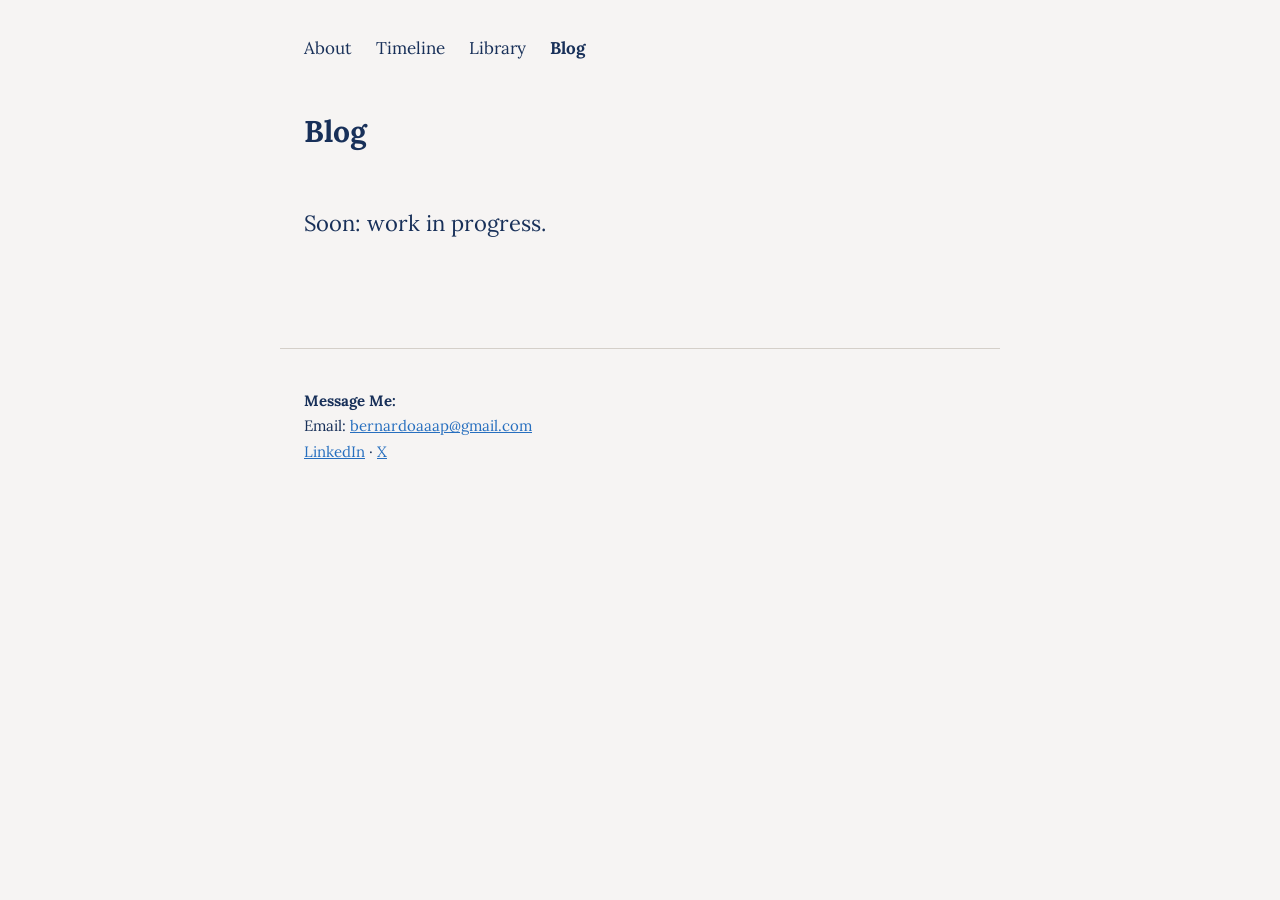
<file: blog.html>
<!DOCTYPE html>
<html lang="en">
<head>
<meta charset="UTF-8">
<meta name="viewport" content="width=device-width, initial-scale=1">
<title>Blog — Bernardo Almeida</title>
<link rel="preconnect" href="https://fonts.googleapis.com">
<link rel="preconnect" href="https://fonts.gstatic.com" crossorigin>
<link href="https://fonts.googleapis.com/css2?family=Lora:ital,wght@0,400;0,600;0,700;1,400&display=swap" rel="stylesheet">
<link rel="stylesheet" href="style.css">
</head>
<body>
<nav>
  <ul>
    <li><a href="index.html">About</a></li>
    <li><a href="timeline.html">Timeline</a></li>
    <li><a href="bio.html">Library</a></li>
    <li><a href="blog.html" class="current">Blog</a></li>
  </ul>
</nav>
<main>
  <h1>Blog</h1>
  <p class="blog-soon">Soon: work in progress.</p>
</main>
<footer>
  <p><strong>Message Me:</strong><br>
  Email: <a href="mailto:bernardoaaap@gmail.com">bernardoaaap@gmail.com</a><br>
  <a href="https://www.linkedin.com/in/bernardo-almeida-952a02128/" target="_blank" rel="noopener">LinkedIn</a> ·
  <a href="https://x.com/Bernardoaaap" target="_blank" rel="noopener">X</a></p>
</footer>
</body>
</html>
</file>
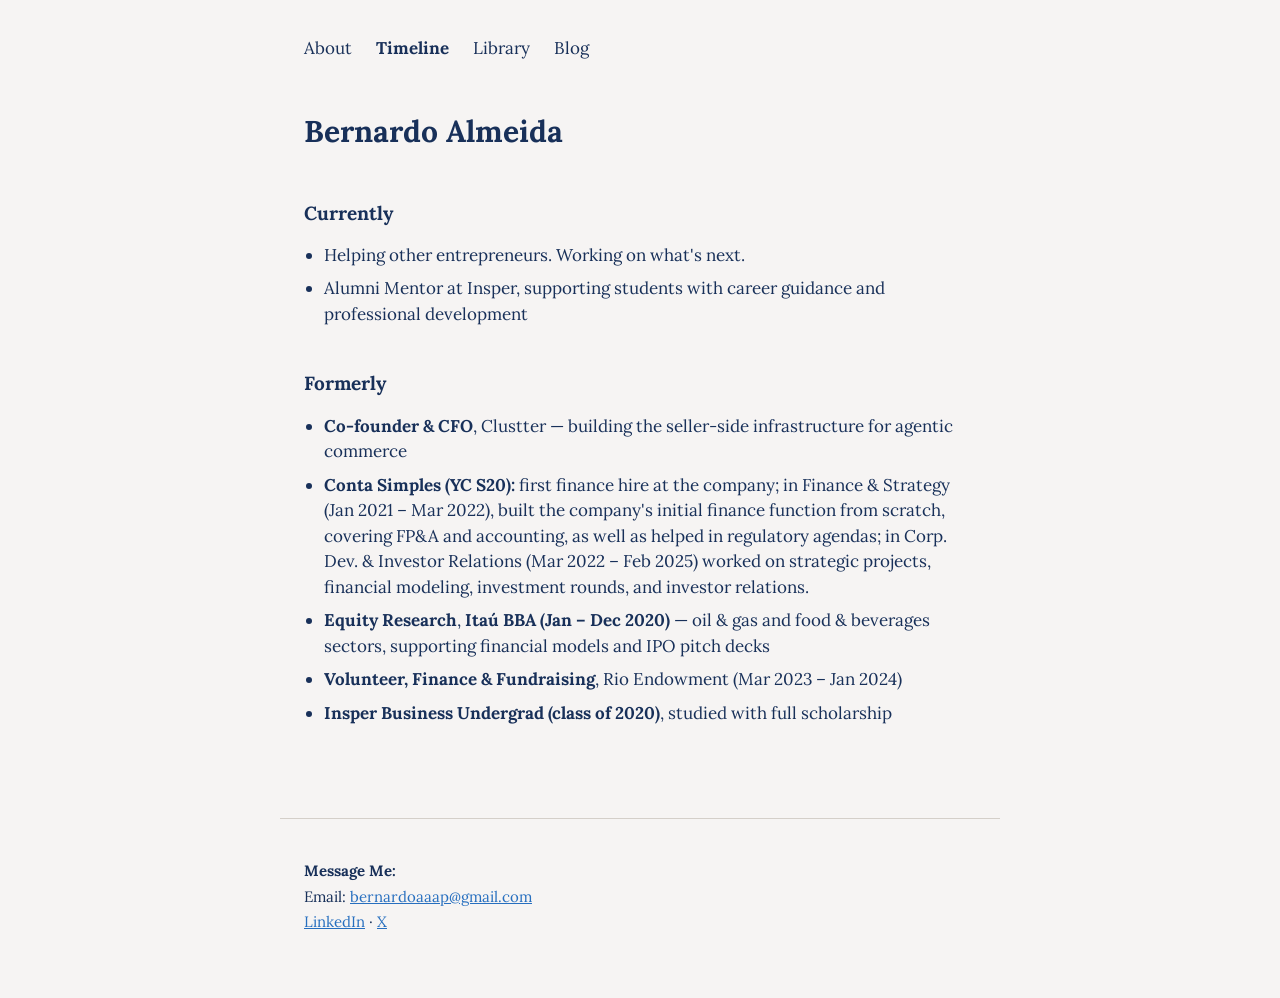
<file: timeline.html>
<!DOCTYPE html>
<html lang="en">
<head>
<meta charset="UTF-8">
<meta name="viewport" content="width=device-width, initial-scale=1">
<title>Bernardo Almeida</title>
<link rel="preconnect" href="https://fonts.googleapis.com">
<link rel="preconnect" href="https://fonts.gstatic.com" crossorigin>
<link href="https://fonts.googleapis.com/css2?family=Lora:ital,wght@0,400;0,600;0,700;1,400&display=swap" rel="stylesheet">
<link rel="stylesheet" href="style.css">
</head>
<body>
<nav>
  <ul>
    <li><a href="index.html">About</a></li>
    <li><a href="timeline.html" class="current">Timeline</a></li>
    <li><a href="bio.html">Library</a></li>
    <li><a href="blog.html">Blog</a></li>
  </ul>
</nav>
<main>
  <h1>Bernardo Almeida</h1>

  <h2>Currently</h2>
  <ul>
    <li>Helping other entrepreneurs. Working on what's next.</li>
    <li>Alumni Mentor at Insper, supporting students with career guidance and professional development</li>
  </ul>

  <h2>Formerly</h2>
  <ul>
    <li><strong>Co-founder &amp; CFO</strong>, Clustter — building the seller-side infrastructure for agentic commerce</li>
    <li><strong>Conta Simples (YC S20):</strong> first finance hire at the company; in Finance &amp; Strategy (Jan 2021 – Mar 2022), built the company's initial finance function from scratch, covering FP&amp;A and accounting, as well as helped in regulatory agendas; in Corp. Dev. &amp; Investor Relations (Mar 2022 – Feb 2025) worked on strategic projects, financial modeling, investment rounds, and investor relations.</li>
    <li><strong>Equity Research</strong>, <strong>Itaú BBA (Jan – Dec 2020)</strong> — oil &amp; gas and food &amp; beverages sectors, supporting financial models and IPO pitch decks</li>
    <li><strong>Volunteer, Finance &amp; Fundraising</strong>, Rio Endowment (Mar 2023 – Jan 2024)</li>
    <li><strong>Insper Business Undergrad (class of 2020)</strong>, studied with full scholarship</li>
  </ul>
</main>
<footer>
  <p><strong>Message Me:</strong><br>
  Email: <a href="mailto:bernardoaaap@gmail.com">bernardoaaap@gmail.com</a><br>
  <a href="https://www.linkedin.com/in/bernardo-almeida-952a02128/" target="_blank" rel="noopener">LinkedIn</a> ·
  <a href="https://x.com/Bernardoaaap" target="_blank" rel="noopener">X</a></p>
</footer>
</body>
</html>
</file>
<file: style.css>
/* Bernardo Almeida — personal site (v2)
   Minimalist, text-first style inspired by jackgw.com */

@import url('https://fonts.googleapis.com/css2?family=Lora:ital,wght@0,400;0,600;0,700;1,400&display=swap');

:root {
  --bg: #F6F4F3;
  --text: #183059;
  --link: #276FBF;
  --link-hover: #1d5499;
  --border: #d4cfc9;
  --max-width: 720px;
}

* {
  box-sizing: border-box;
}

body {
  background: var(--bg);
  color: var(--text);
  font-family: 'Lora', Georgia, serif;
  font-size: 17px;
  line-height: 1.7;
  margin: 0;
  padding: 0;
  -webkit-font-smoothing: antialiased;
}

/* Nav */
nav {
  max-width: var(--max-width);
  margin: 0 auto;
  padding: 36px 24px 0;
}
nav ul {
  list-style: none;
  display: flex;
  gap: 24px;
  margin: 0 0 36px;
  padding: 0;
}
nav a {
  color: var(--text);
  text-decoration: none;
  font-size: 17px;
}
nav a:hover { text-decoration: underline; }
nav a.current {
  font-weight: 700;
  pointer-events: none;
}

/* Main content */
main {
  max-width: var(--max-width);
  margin: 0 auto;
  padding: 0 24px 64px;
}

/* Headings */
h1 {
  font-size: 30px;
  font-weight: 700;
  margin: 0 0 28px;
}
h2 {
  font-size: 19px;
  font-weight: 700;
  margin: 40px 0 14px;
}

/* Links */
a {
  color: var(--link);
  text-decoration: underline;
}
a:hover { color: var(--link-hover); }

/* Lists */
ul {
  padding-left: 20px;
  margin: 0 0 8px;
}
li {
  margin-bottom: 8px;
  line-height: 1.5;
}

/* Bio page */
.bio-columns {
  display: flex;
  align-items: flex-start;
  gap: 0;
}

.bio-col {
  flex: 1;
  min-width: 0;
  padding: 0 40px;
}

.bio-col:first-child {
  padding-left: 0;
}

.bio-col:last-child {
  padding-right: 0;
}

/* Vertical dividers between columns */
.bio-col + .bio-col {
  border-left: 1px solid #d4cfc9;
}

.bio-col h2 {
  font-size: 18px;
  font-weight: 700;
  margin: 0 0 20px;
  color: #183059;
}

/* Bio list: no bullets, clean spacing */
ul.bio-list {
  list-style: none;
  padding: 0;
  margin: 0;
}

ul.bio-list li {
  margin-bottom: 14px;
  line-height: 1.4;
}

ul.bio-list li a {
  font-size: 14px;
  color: #276FBF;
  text-decoration: none;
}

ul.bio-list li a:hover {
  text-decoration: underline;
}

/* About: photo left, text right */
.about-layout {
  display: flex;
  gap: 36px;
  align-items: flex-start;
  margin-top: 8px;
}
.profile-photo {
  width: 260px;
  flex-shrink: 0;
  border-radius: 6px;
  height: auto;
}
.about-text {
  text-align: justify;
  margin: 0;
  flex: 1;
}

/* Footer */
footer {
  max-width: var(--max-width);
  margin: 20px auto 0;
  padding: 24px 24px 48px;
  border-top: 1px solid var(--border);
  font-size: 15px;
  color: var(--text);
}

/* Responsive */
@media (max-width: 768px) {
  .bio-columns {
    flex-direction: column;
  }

  .bio-col {
    padding: 0;
    border-left: none !important;
    border-top: 1px solid #d4cfc9;
    padding-top: 28px;
    margin-top: 28px;
  }

  .bio-col:first-child {
    border-top: none;
    padding-top: 0;
    margin-top: 0;
  }

  .about-layout {
    flex-direction: column;
  }
  .profile-photo {
    width: 100%;
    max-width: 280px;
  }
}
@media (max-width: 480px) {
  body { font-size: 16px; }
  h1 { font-size: 26px; }
}
.blog-soon {
  font-size: 22px;
  margin-top: 48px;
}
</file>
